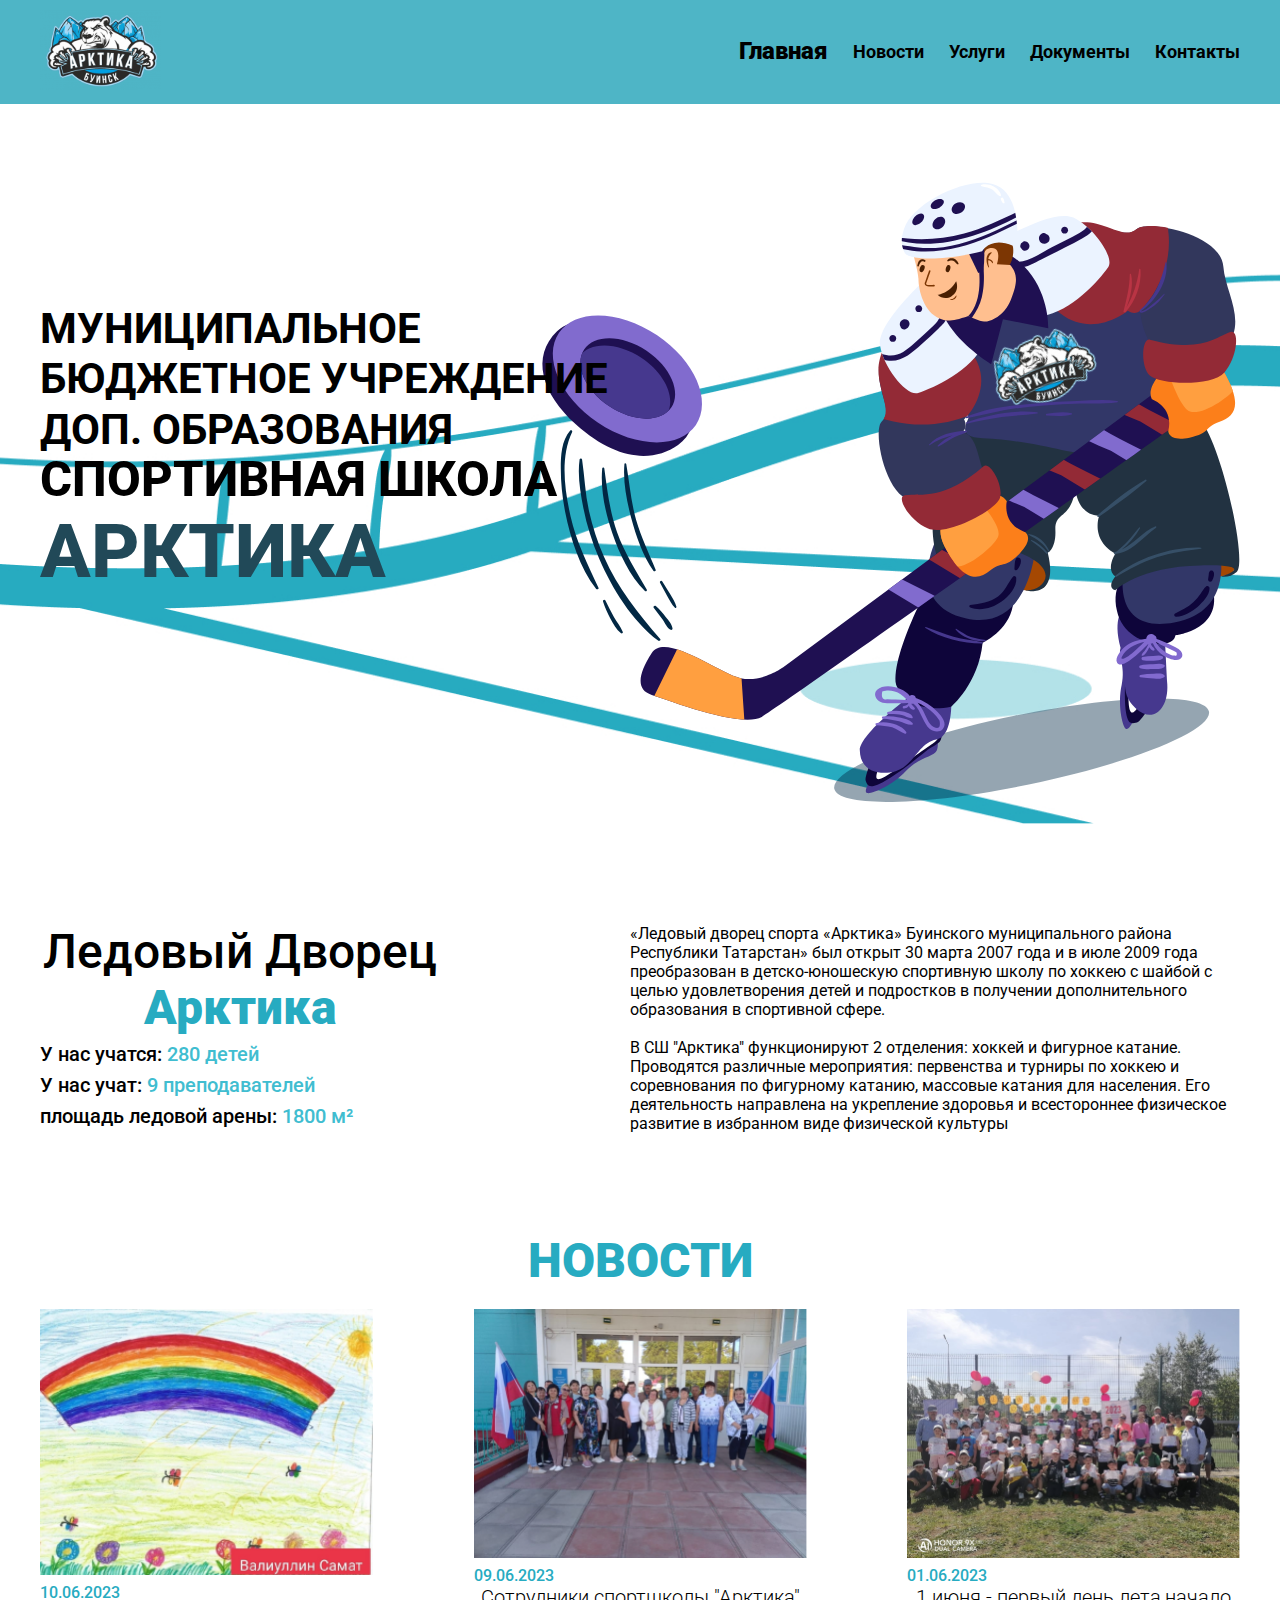
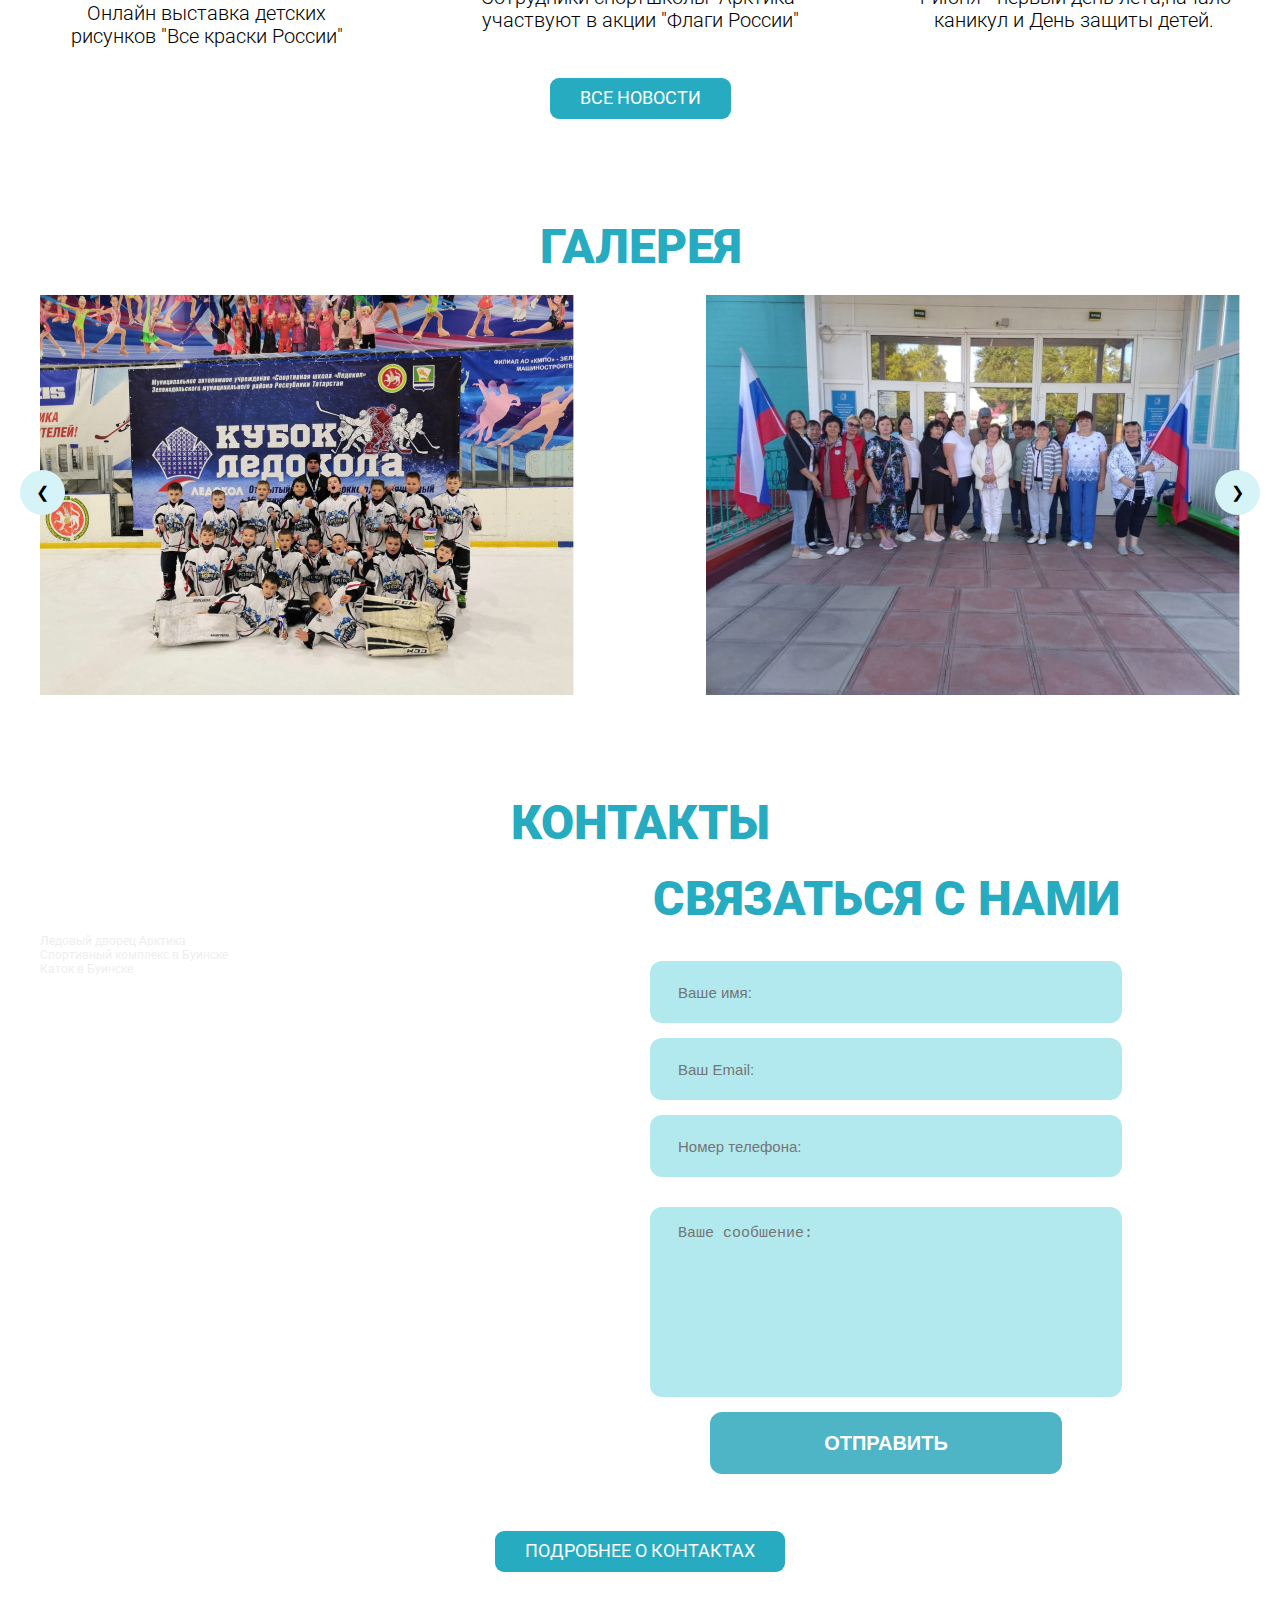
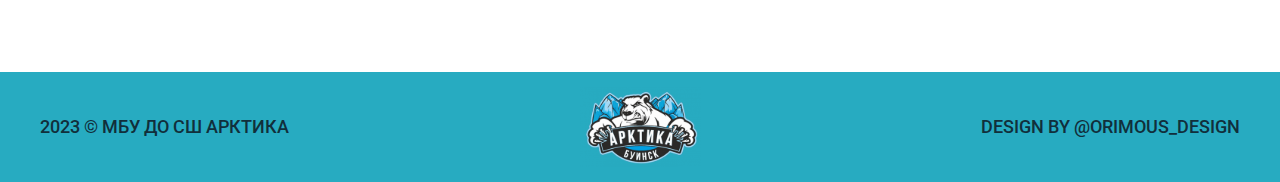
<file: index.html>
<!DOCTYPE html>
<html lang="ru">
<head>
    <meta charset="UTF-8">
    <meta http-equiv="X-UA-Compatible" content="IE=edge">
    <meta name="viewport" content="width=device-width, initial-scale=1.0">
    <link rel="icon" type="image/x-icon" href="img/logo.svg">
    <title>МУНИЦИПАЛЬНОЕ БЮДЖЕТНОЕ УЧРЕЖДЕНИЕ ДОП. ОБРАЗОВАНИЯ СПОРТИВНАЯ ШКОЛА АРКТИКА</title>
    <link rel="stylesheet" href="css/style.css">
    <link rel="preconnect" href="https://fonts.googleapis.com">
    <link rel="preconnect" href="https://fonts.gstatic.com" crossorigin>
    <link href="https://fonts.googleapis.com/css2?family=Roboto:wght@300;400;500;700;900&display=swap" rel="stylesheet">
</head>
<body>
    <header>
        <nav>
            <div class="container">
                <div class="nav_content">
                    <a href="index.html">
                        <img src="img/logo.svg" alt="logo">
                    </a>
                    <ul>
                        <li><a href="index.html" class="active">Главная</a></li>
                        <li><a href="pages/news.html">Новости</a></li>
                        <li><a href="pages/services.html">Услуги</a></li>
                        <li><a href="pages/documents.html">Документы</a></li>
                        <li><a href="pages/contacts.html">Контакты</a></li>
                    </ul>
                </div>
            </div>
        </nav>
        <div class="container">
            <main>
                <h1>
                    МУНИЦИПАЛЬНОЕ БЮДЖЕТНОЕ УЧРЕЖДЕНИЕ ДОП. ОБРАЗОВАНИЯ
                    <span class="school">СПОРТИВНАЯ ШКОЛА</span> <br><span class="name_school">АРКТИКА</span>
                </h1>
            </main>
        </div>
    </header>
    <section class="info_section">
        <div class="container">
            <div class="section_wrapper">
                <div class="main_info_content">
                    <h3>
                        Ледовый Дворец<br><span>Арктика</span>
                    </h3>
                    <h5>У нас учатся: <span>280 детей</span></h5>
                    <h5>У нас учат: <span>9 преподавателей</span></h5>
                    <h5>площадь ледовой арены: <span>1800 м²</span></h5>
                </div>
                <p>
                    «Ледовый дворец спорта «Арктика» Буинского муниципального района Республики Татарстан» был открыт 30 марта 2007 года и в июле 2009 года преобразован в детско-юношескую спортивную школу по хоккею с шайбой с целью удовлетворения детей и подростков в получении дополнительного образования в спортивной сфере.
                    <br><br>
                    В СШ "Арктика" функционируют 2 отделения: хоккей и фигурное катание. Проводятся различные мероприятия: первенства и турниры по хоккею и соревнования по фигурному катанию, массовые катания для населения. Его деятельность направлена на укрепление здоровья и всестороннее физическое развитие в избранном виде физической культуры
                </p>
            </div>
        </div>
    </section>
    <section class="news">
        <div class="container">
            <h2>Новости</h2>
            <div class="section_wrapper">
                <div class="news_block">
                    <img src="img/news/news1.png" alt="news1">
                    <span class="news_date">10.06.2023</span>
                    <h6>
                        Онлайн выставка детских<br>рисунков "Все краски России"
                    </h6>
                </div>
                <div class="news_block">
                    <img src="img/news/news2.png" alt="news2">
                    <span class="news_date">09.06.2023</span>
                    <h6>
                        Сотрудники спортшколы "Арктика" участвуют в акции "Флаги России"
                    </h6>
                </div>
                <div class="news_block">
                    <img src="img/news/news3.png" alt="news3">
                    <span class="news_date">01.06.2023</span>
                    <h6>
                        1 июня - первый день лета,начало каникул и День защиты детей.
                    </h6>
                </div>
            </div>
            <a href="pages/news.html" class="main_btn">все новости</a>
        </div>
    </section>
    <section class="gallery">
        <div class="container">
            <h2>Галерея</h2>
            <div class="slider">
                <img class="slider-image" src="img/gallery/image1.png" alt="Image1">
                <img class="slider-image" src="img/gallery/image2.png" alt="Image2">
                <img class="slider-image" src="img/gallery/image3.png" alt="Image3">
                <img class="slider-image" src="img/gallery/image4.png" alt="Image4">
                <img class="slider-image" src="img/gallery/image5.png" alt="Image5">
                <img class="slider-image" src="img/gallery/image6.png" alt="Image6">
                <a class="slider-arrow left">&#10094;</a>
                <a class="slider-arrow right">&#10095;</a>
            </div>
        </div>
    </section>
    <section class="contact">
        <div class="container">
            <h2>Контакты</h2>
            <div class="section_wrapper">
                <div class="map">
                    <div style="position:relative;overflow:hidden;">
                        <a href="https://yandex.ru/maps/org/ledovy_dvorets_arktika/15715158880/?utm_medium=mapframe&utm_source=maps" style="color:#eee;font-size:12px;position:absolute;top:0;">Ледовый дворец Арктика</a>
                        <a href="https://yandex.ru/maps/20586/buinsk/category/sports_center/184107313/?utm_medium=mapframe&utm_source=maps" style="color:#eee;font-size:12px;position:absolute;top:14px;">Спортивный комплекс в Буинске</a>
                        <a href="https://yandex.ru/maps/20586/buinsk/category/ice_rink/184107311/?utm_medium=mapframe&utm_source=maps" style="color:#eee;font-size:12px;position:absolute;top:28px;">Каток в Буинске</a>
                        <iframe src="https://yandex.ru/map-widget/v1/org/ledovy_dvorets_arktika/15715158880/?ll=48.290744%2C54.972970&z=16" width="510" height="500" frameborder="1" allowfullscreen="allowfullscreen" style="position:relative; border: none; border-radius: 10px"></iframe>
                    </div>
                </div>
                <div class="form_info">
                    <h2>СВЯЗАТЬСЯ С НАМИ</h2>
                    <form action="php/server.php">
                        <input type="text" name="name" placeholder="Ваше имя:" required>
                        <input type="email" name="email" placeholder="Ваш Email:" required>
                        <input type="tel" class="tel" name="phone" placeholder="Номер телефона:">
                        <label for=""></label><textarea name="text" id="" cols="30" rows="10" placeholder="Ваше сообшение:"></textarea>
                        <button>ОТПРАВИТЬ</button>
                    </form>
                </div>
            </div>
            <a href="pages/news.html" class="main_btn">подробнее о контактах</a>
        </div>
    </section>
    <footer>
        <div class="container">
            <div class="section_wrapper">
                <p>2023 © МБУ ДО СШ Арктика</p>
                <img src="img/logo.svg" alt="logo">
                <p>Design by @Orimous_Design</p>
            </div>
        </div>
    </footer>

    <script src="js/main.js"></script>
</body>
</html>
</file>
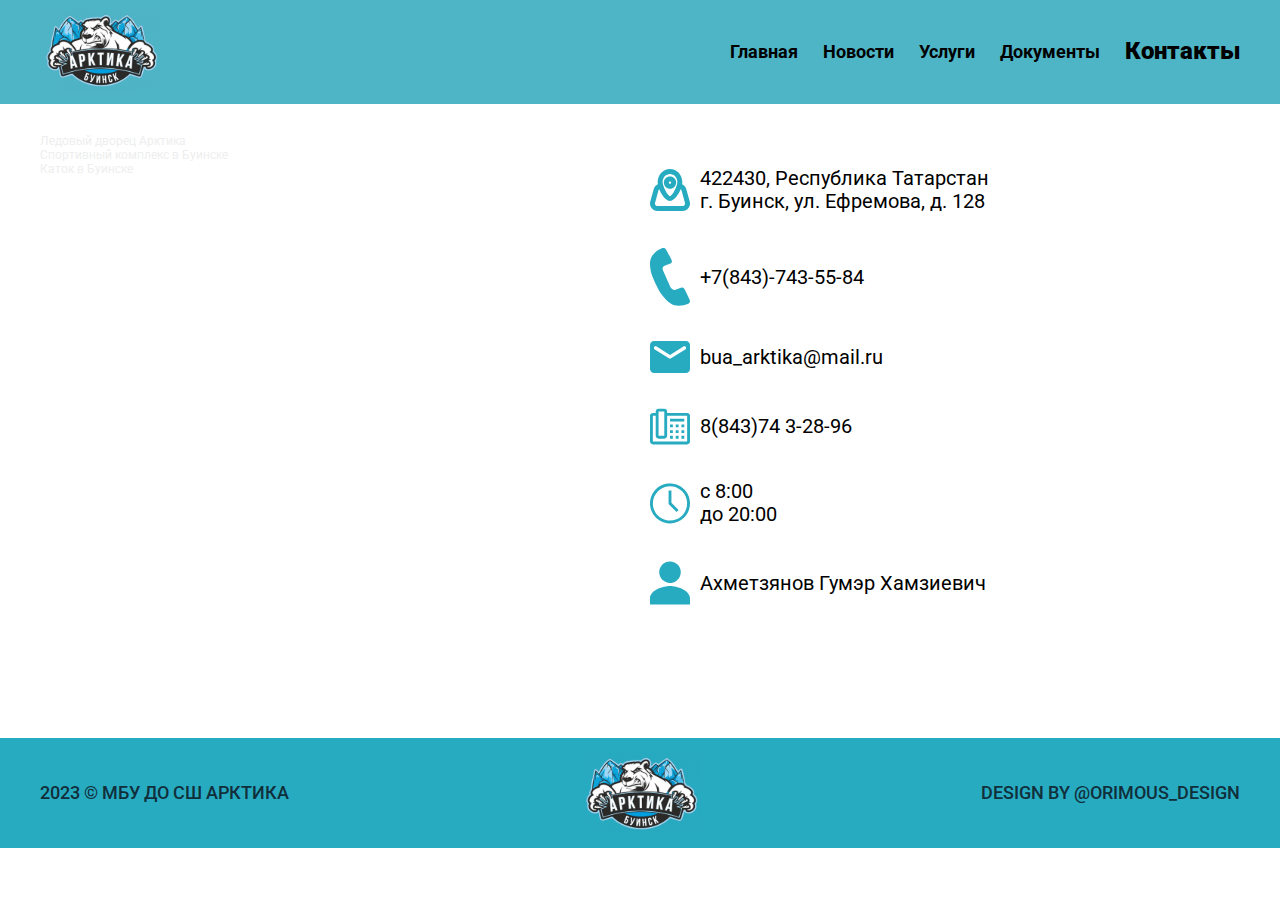
<file: pages/contacts.html>
<!DOCTYPE html>
<html lang="ru">
<head>
    <meta charset="UTF-8">
    <meta http-equiv="X-UA-Compatible" content="IE=edge">
    <meta name="viewport" content="width=device-width, initial-scale=1.0">
    <link rel="icon" type="image/x-icon" href="../img/logo.svg">
    <title>МУНИЦИПАЛЬНОЕ БЮДЖЕТНОЕ УЧРЕЖДЕНИЕ ДОП. ОБРАЗОВАНИЯ СПОРТИВНАЯ ШКОЛА АРКТИКА</title>
    <link rel="stylesheet" href="../css/style.css">
    <link rel="preconnect" href="https://fonts.googleapis.com">
    <link rel="preconnect" href="https://fonts.gstatic.com" crossorigin>
    <link href="https://fonts.googleapis.com/css2?family=Roboto:wght@300;400;500;700;900&display=swap" rel="stylesheet">
</head>
<body>
    <nav>
        <div class="container">
            <div class="nav_content">
                <a href="../index.html">
                    <img src="../img/logo.svg" alt="logo">
                </a>
                <ul>
                    <li><a href="../index.html">Главная</a></li>
                    <li><a href="news.html">Новости</a></li>
                    <li><a href="services.html">Услуги</a></li>
                    <li><a href="documents.html">Документы</a></li>
                    <li><a href="contacts.html" class="active">Контакты</a></li>
                </ul>
            </div>
        </div>
    </nav>
    <main class="contact_pages">
        <div class="container">
            <div class="section_wrapper">
                <div class="map">
                    <div style="position:relative;overflow:hidden;">
                        <a href="https://yandex.ru/maps/org/ledovy_dvorets_arktika/15715158880/?utm_medium=mapframe&utm_source=maps" style="color:#eee;font-size:12px;position:absolute;top:0;">Ледовый дворец Арктика</a>
                        <a href="https://yandex.ru/maps/20586/buinsk/category/sports_center/184107313/?utm_medium=mapframe&utm_source=maps" style="color:#eee;font-size:12px;position:absolute;top:14px;">Спортивный комплекс в Буинске</a>
                        <a href="https://yandex.ru/maps/20586/buinsk/category/ice_rink/184107311/?utm_medium=mapframe&utm_source=maps" style="color:#eee;font-size:12px;position:absolute;top:28px;">Каток в Буинске</a>
                        <iframe src="https://yandex.ru/map-widget/v1/org/ledovy_dvorets_arktika/15715158880/?ll=48.290744%2C54.972970&z=16" width="510" height="500" frameborder="1" allowfullscreen="allowfullscreen" style="position:relative; border: none; border-radius: 10px"></iframe>
                    </div>
                </div>
                <div class="contact_info">
                    <a href="https://yandex.ru/maps/org/ledovy_dvorets_arktika/15715158880/?ll=48.290744%2C54.972970&z=16">
                        <img src="../img/map.svg" alt="">
                        <p>
                            422430, Республика Татарстан <br>
                            г. Буинск, ул. Ефремова, д. 128
                        </p>
                    </a>
                    <a href="tel:+78437435584">
                        <img src="../img/phone.svg" alt="">
                        <p>
                            +7(843)-743-55-84
                        </p>
                    </a>
                    <a href="mailto:bua_arktika@mail.ru">
                        <img src="../img/email.svg" alt="">
                        <p>
                            bua_arktika@mail.ru
                        </p>
                    </a>
                    <a href="tel:+78437432896">
                        <img src="../img/fax.svg" alt="">
                        <p>
                            8(843)74 3-28-96
                        </p>
                    </a>
                    <div class="item">
                        <img src="../img/time.svg" alt="">
                        <p>
                            c 8:00 <br>
                            до 20:00
                        </p>
                    </div>
                    <div class="item">
                        <img src="../img/person.svg" alt="">
                        <p>
                            Ахметзянов Гумэр Хамзиевич
                        </p>
                    </div>
                </div>
            </div>
        </div>
    </main>
    <footer>
        <div class="container">
            <div class="section_wrapper">
                <p>2023 © МБУ ДО СШ Арктика</p>
                <img src="../img/logo.svg" alt="logo">
                <p>Design by @Orimous_Design</p>
            </div>
        </div>
    </footer>
</body>
</html>
</file>
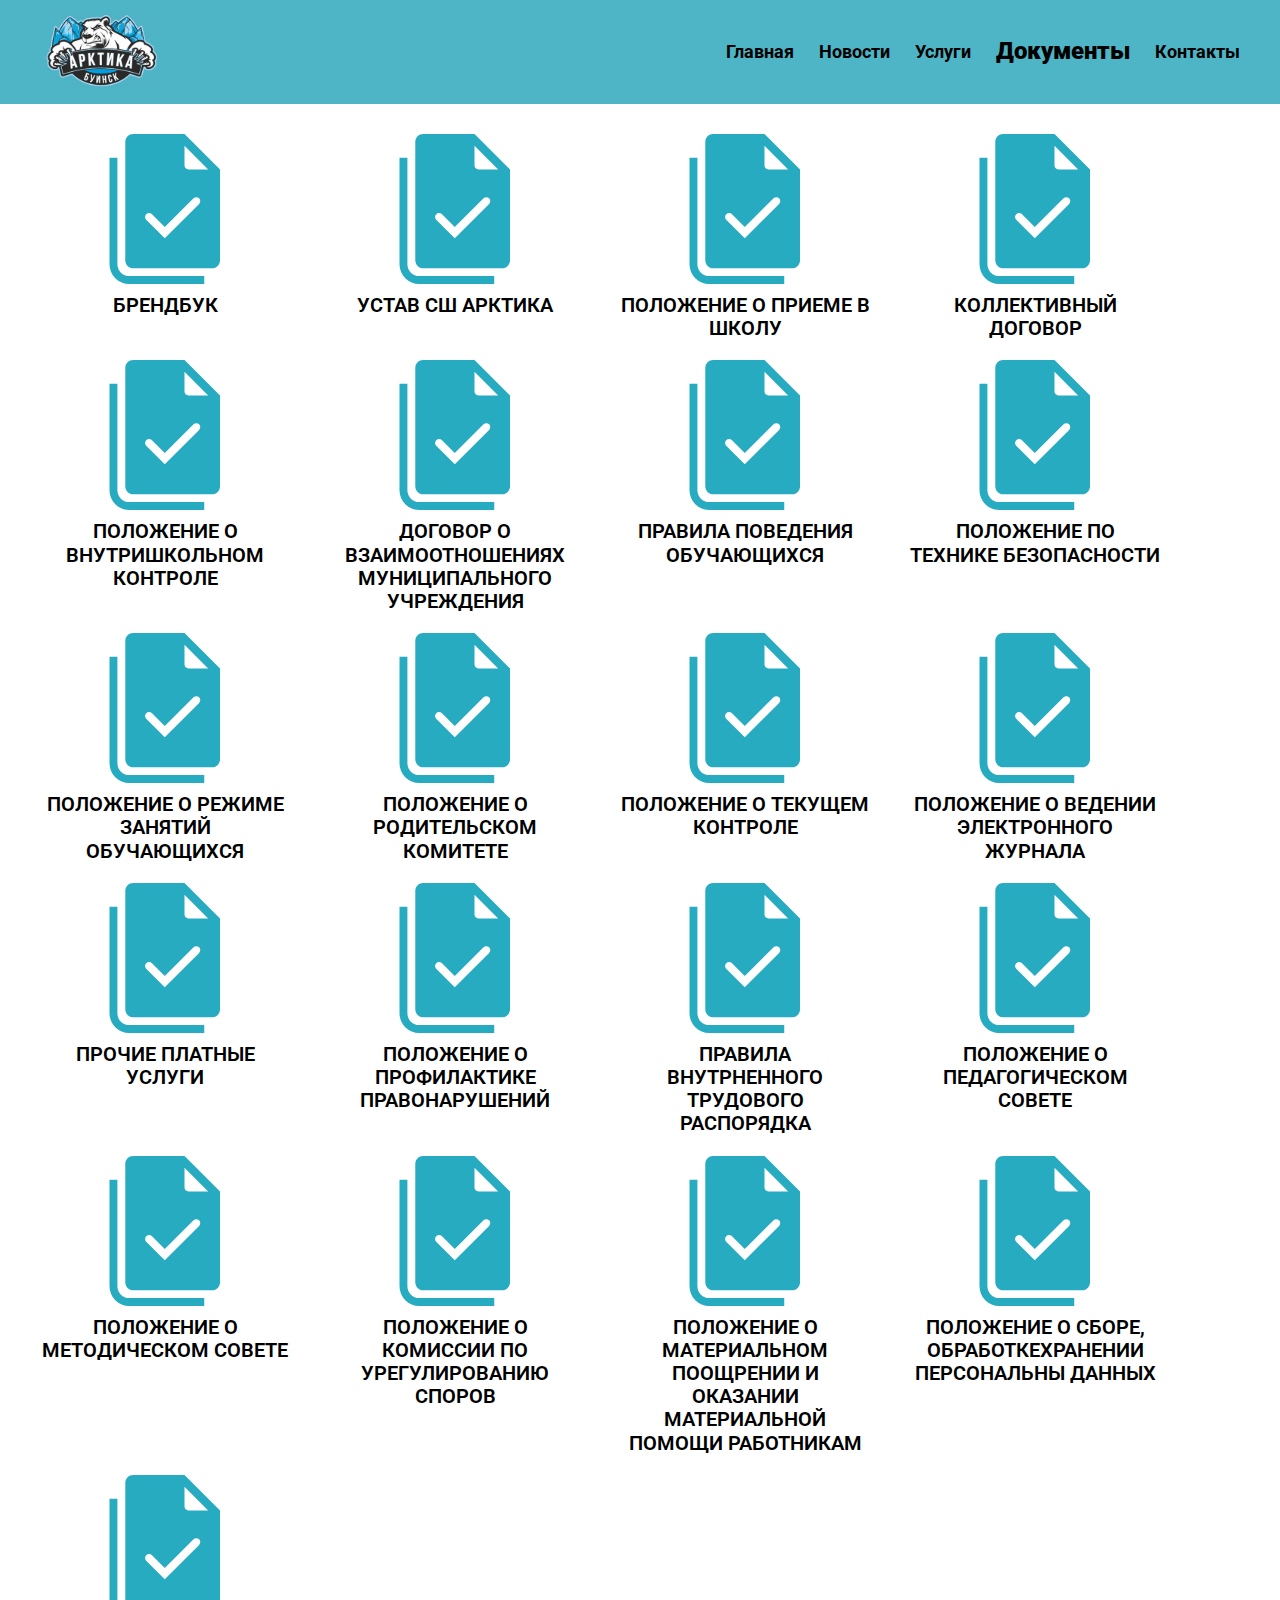
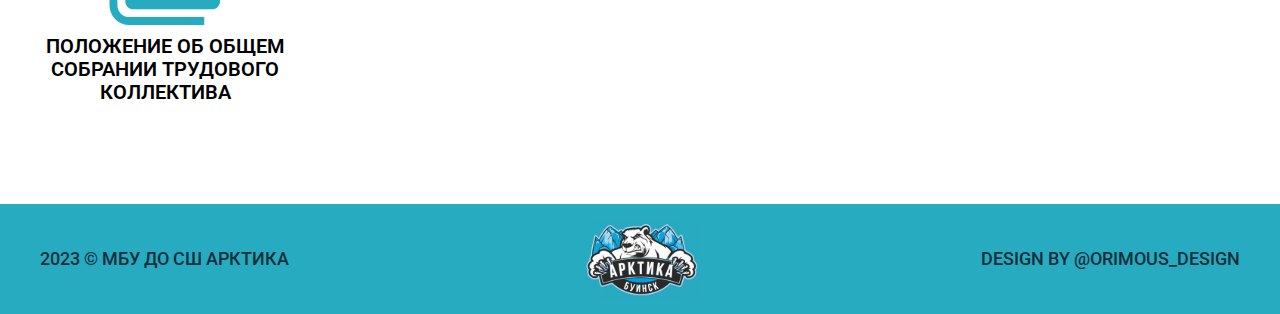
<file: pages/documents.html>
<!DOCTYPE html>
<html lang="ru">
<head>
    <meta charset="UTF-8">
    <meta http-equiv="X-UA-Compatible" content="IE=edge">
    <meta name="viewport" content="width=device-width, initial-scale=1.0">
    <link rel="icon" type="image/x-icon" href="../img/logo.svg">
  <title>МУНИЦИПАЛЬНОЕ БЮДЖЕТНОЕ УЧРЕЖДЕНИЕ ДОП. ОБРАЗОВАНИЯ СПОРТИВНАЯ ШКОЛА АРКТИКА</title>
  <link rel="stylesheet" href="../css/style.css">
  <link rel="preconnect" href="https://fonts.googleapis.com">
  <link rel="preconnect" href="https://fonts.gstatic.com" crossorigin>
  <link href="https://fonts.googleapis.com/css2?family=Roboto:wght@300;400;500;700;900&display=swap" rel="stylesheet">
</head>
<body>
    <nav>
        <div class="container">
            <div class="nav_content">
                <a href="../index.html">
                    <img src="../img/logo.svg" alt="logo">
                </a>
                <ul>
                  <li><a href="../index.html">Главная</a></li>
                  <li><a href="news.html">Новости</a></li>
                  <li><a href="services.html">Услуги</a></li>
                  <li><a href="documents.html" class="active">Документы</a></li>
                  <li><a href="contacts.html">Контакты</a></li>
                </ul>
            </div>
        </div>
    </nav>
    <main>
      <div class="container">
          <div class="document_wrapper">
              <a href="../documents/brendbook.pdf" class="document">
                <img src="../img/document.svg" alt="">
                <h6>Брендбук</h6>
              </a>
              <a href="../documents/regulation.docx" class="document">
                <img src="../img/document.svg" alt="">
                <h6>Устав СШ Арктика</h6>
              </a>
              <a href="../documents/school_admission_regulation.pdf" class="document">
                  <img src="../img/document.svg" alt="">
                  <h6>Положение о приеме в школу</h6>
              </a>
              <a href="../documents/collective_agreement.doc" class="document">
                  <img src="../img/document.svg" alt="">
                  <h6>Коллективный договор</h6>
              </a>
              <a href="../documents/regulations_on_intra-school_control.pdf" class="document">
                  <img src="../img/document.svg" alt="">
                  <h6>Положение о внутришкольном контроле</h6>
              </a>
              <a href="../documents/agreement_on_the_relationship_of_a_municipal_institution.pdf" class="document">
                  <img src="../img/document.svg" alt="">
                  <h6>Договор о взаимоотношениях муниципального учреждения </h6>
              </a>
              <a href="../documents/rules_of_behavior_of_students.pdf" class="document">
                  <img src="../img/document.svg" alt="">
                  <h6>Правила поведения обучающихся</h6>
              </a>
              <a href="../documents/safety_regulations.pdf" class="document">
                  <img src="../img/document.svg" alt="">
                  <h6>Положение по технике безопасности</h6>
              </a>
              <a href="../documents/regulations_on_the_mode_of_classes_of_students.pdf" class="document">
                  <img src="../img/document.svg" alt="">
                  <h6>Положение о режиме занятий обучающихся</h6>
              </a>
              <a href="../documents/regulations_on_the_parent_committee.pdf" class="document">
                  <img src="../img/document.svg" alt="">
                  <h6>Положение о родительском комитете</h6>
              </a>
              <a href="../documents/regulation_on_current_control.pdf" class="document">
                  <img src="../img/document.svg" alt="">
                  <h6>Положение о текущем контроле</h6>
              </a>
              <a href="../documents/regulations_on_the_maintenance_of_an_electronic_journal.pdf" class="document">
                  <img src="../img/document.svg" alt="">
                  <h6>Положение о ведении электронного журнала</h6>
              </a>
              <a href="../documents/other_paid_services.pdf" class="document">
                  <img src="../img/document.svg" alt="">
                  <h6>Прочие платные услуги</h6>
              </a>
              <a href="../documents/regulations_on_the_prevention_of_offenses.doc" class="document">
                  <img src="../img/document.svg" alt="">
                  <h6>Положение о профилактике правонарушений</h6>
              </a>
              <a href="../documents/internal_labor_regulations.pdf" class="document">
                  <img src="../img/document.svg" alt="">
                  <h6>Правила внутрненного трудового распорядка</h6>
              </a>
              <a href="../documents/regulations_on_the_pedagogical_council.pdf" class="document">
                  <img src="../img/document.svg" alt="">
                  <h6>Положение о педагогическом совете</h6>
              </a>
              <a href="../documents/regulations_on_the_methodological_council.pdf" class="document">
                  <img src="../img/document.svg" alt="">
                  <h6>Положение о методическом совете</h6>
              </a>
              <a href="../documents/regulation_on_the_dispute_settlement_commission.pdf" class="document">
                  <img src="../img/document.svg" alt="">
                  <h6>Положение о комиссии по урегулированию споров</h6>
              </a>
              <a href="../documents/regulations_on_financial_incentives_and_financial_assistance_to_employees.pdf" class="document">
                  <img src="../img/document.svg" alt="">
                  <h6>Положение о материальном поощрении и оказании материальной помощи работникам</h6>
              </a>
              <a href="../documents/regulations_on_the_collection_processing_and_storage_of_personal_data.pdf" class="document">
                  <img src="../img/document.svg" alt="">
                  <h6>Положение о сборе, обработкехранении персональны данных</h6>
              </a>
              <a href="../documents/regulations_on_the_general_meeting_of_the_labor_collective.pdf" class="document">
                  <img src="../img/document.svg" alt="">
                  <h6>Положение об общем собрании трудового коллектива</h6>
              </a>
          </div>
      </div>
    </main>
    <footer>
        <div class="container">
            <div class="section_wrapper">
                <p>2023 © МБУ ДО СШ Арктика</p>
                <img src="../img/logo.svg" alt="logo">
                <p>Design by @Orimous_Design</p>
            </div>
        </div>
    </footer>
</body>
</html>
</file>
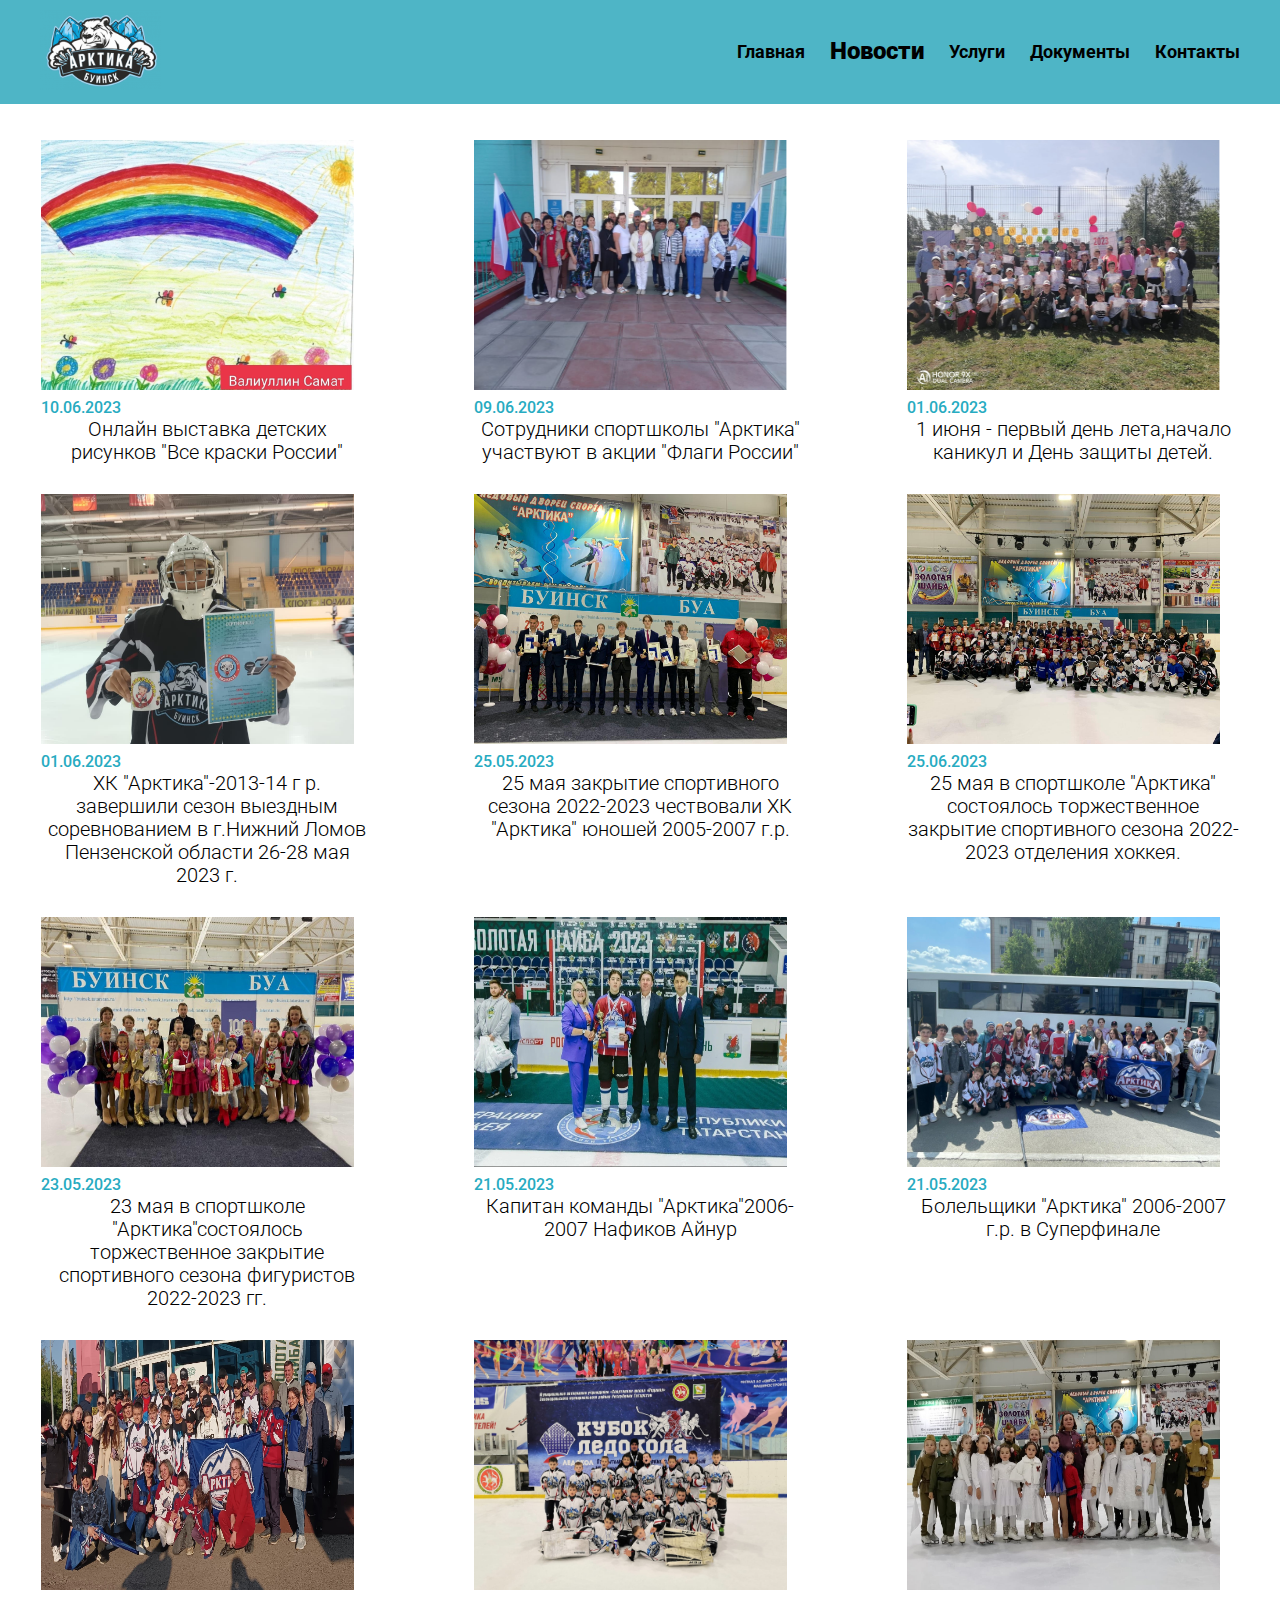
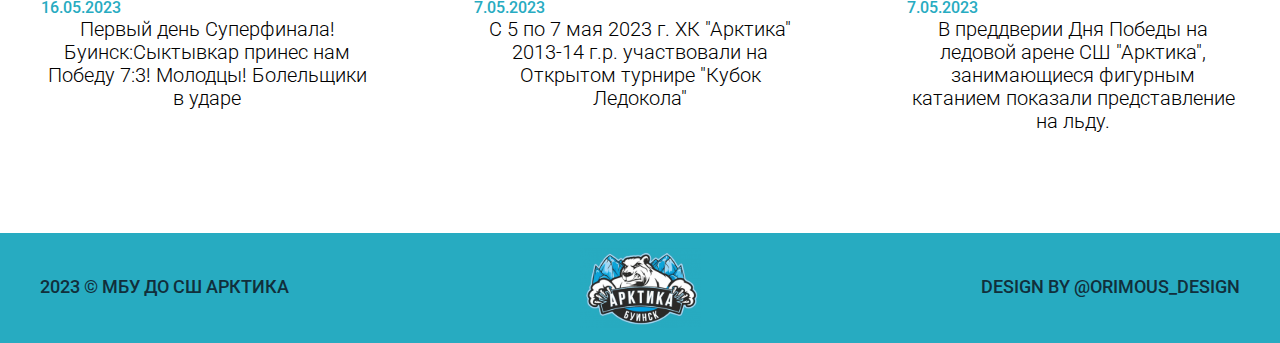
<file: pages/news.html>
<!DOCTYPE html>
<html lang="ru">
<head>
  <meta charset="UTF-8">
  <meta http-equiv="X-UA-Compatible" content="IE=edge">
  <meta name="viewport" content="width=device-width, initial-scale=1.0">
  <link rel="icon" type="image/x-icon" href="../img/logo.svg">
  <title>МУНИЦИПАЛЬНОЕ БЮДЖЕТНОЕ УЧРЕЖДЕНИЕ ДОП. ОБРАЗОВАНИЯ СПОРТИВНАЯ ШКОЛА АРКТИКА</title>
  <link rel="stylesheet" href="../css/style.css">
  <link rel="preconnect" href="https://fonts.googleapis.com">
  <link rel="preconnect" href="https://fonts.gstatic.com" crossorigin>
  <link href="https://fonts.googleapis.com/css2?family=Roboto:wght@300;400;500;700;900&display=swap" rel="stylesheet">
</head>
<body>
    <nav>
      <div class="container">
        <div class="nav_content">
          <a href="../index.html">
            <img src="../img/logo.svg" alt="logo">
          </a>
          <ul>
            <li><a href="../index.html">Главная</a></li>
            <li><a href="news.html" class="active">Новости</a></li>
            <li><a href="services.html">Услуги</a></li>
            <li><a href="documents.html">Документы</a></li>
            <li><a href="contacts.html">Контакты</a></li>
          </ul>
        </div>
      </div>
    </nav>
    <main>
      <div class="container">
        <div class="news_wrapper">
          <div class="news_block">
            <img src="../img/news/news1.png" alt="news1">
            <span class="news_date">10.06.2023</span>
            <h6>
              Онлайн выставка детских<br>рисунков "Все краски России"
            </h6>
          </div>
          <div class="news_block">
            <img src="../img/news/news2.png" alt="news2">
            <span class="news_date">09.06.2023</span>
            <h6>
              Сотрудники спортшколы "Арктика" участвуют в акции "Флаги России"
            </h6>
          </div>
          <div class="news_block">
            <img src="../img/news/news3.png" alt="news3">
            <span class="news_date">01.06.2023</span>
            <h6>
              1 июня - первый день лета,начало каникул и День защиты детей.
            </h6>
          </div>
          <div class="news_block">
            <img src="../img/news/news4.jpg" alt="news3">
            <span class="news_date">01.06.2023</span>
            <h6>
              ХК "Арктика"-2013-14 г р. завершили сезон выездным соревнованием в г.Нижний Ломов Пензенской области 26-28 мая 2023 г.
            </h6>
          </div>
          <div class="news_block">
            <img src="../img/news/news5.jpg" alt="news3">
            <span class="news_date">25.05.2023</span>
            <h6>
              25 мая закрытие спортивного сезона 2022-2023 чествовали ХК "Арктика" юношей 2005-2007 г.р.
            </h6>
          </div>
          <div class="news_block">
            <img src="../img/news/news7.jpg" alt="news3">
            <span class="news_date">25.06.2023</span>
            <h6>
              25 мая в спортшколе "Арктика" состоялось торжественное закрытие спортивного сезона 2022-2023 отделения хоккея.
            </h6>
          </div>
          <div class="news_block">
            <img src="../img/news/news6.jpg" alt="news3">
            <span class="news_date">23.05.2023</span>
            <h6>
              23 мая в спортшколе "Арктика"состоялось торжественное закрытие спортивного сезона фигуристов 2022-2023 гг.
            </h6>
          </div>
          <div class="news_block">
            <img src="../img/news/news8.jpg" alt="news3">
            <span class="news_date">21.05.2023</span>
            <h6>
              Капитан команды "Арктика"2006-2007 Нафиков Айнур
            </h6>
          </div>
          <div class="news_block">
            <img src="../img/news/news9.jpg" alt="news3">
            <span class="news_date">21.05.2023</span>
            <h6>
              Болельщики "Арктика" 2006-2007 г.р. в Суперфинале
            </h6>
          </div>
          <div class="news_block">
            <img src="../img/news/news10.jpg" alt="news3">
            <span class="news_date">16.05.2023</span>
            <h6>
              Первый день Суперфинала! Буинск:Сыктывкар принес нам Победу 7:3! Молодцы! Болельщики в ударе
            </h6>
          </div>
          <div class="news_block">
            <img src="../img/news/news11.jpg" alt="news3">
            <span class="news_date">7.05.2023</span>
            <h6>
              С 5 по 7 мая 2023 г. ХК "Арктика" 2013-14 г.р. участвовали на Открытом турнире "Кубок Ледокола"
            </h6>
          </div>
          <div class="news_block">
            <img src="../img/news/news12.jpg" alt="news3">
            <span class="news_date">7.05.2023</span>
            <h6>
              В преддверии Дня Победы на ледовой арене СШ "Арктика", занимающиеся фигурным катанием показали представление на льду.
            </h6>
          </div>
        </div>
      </div>
    </main>
    <footer>
      <div class="container">
        <div class="section_wrapper">
          <p>2023 © МБУ ДО СШ Арктика</p>
          <img src="../img/logo.svg" alt="logo">
          <p>Design by @Orimous_Design</p>
        </div>
      </div>
    </footer>
</body>
</html>
</file>
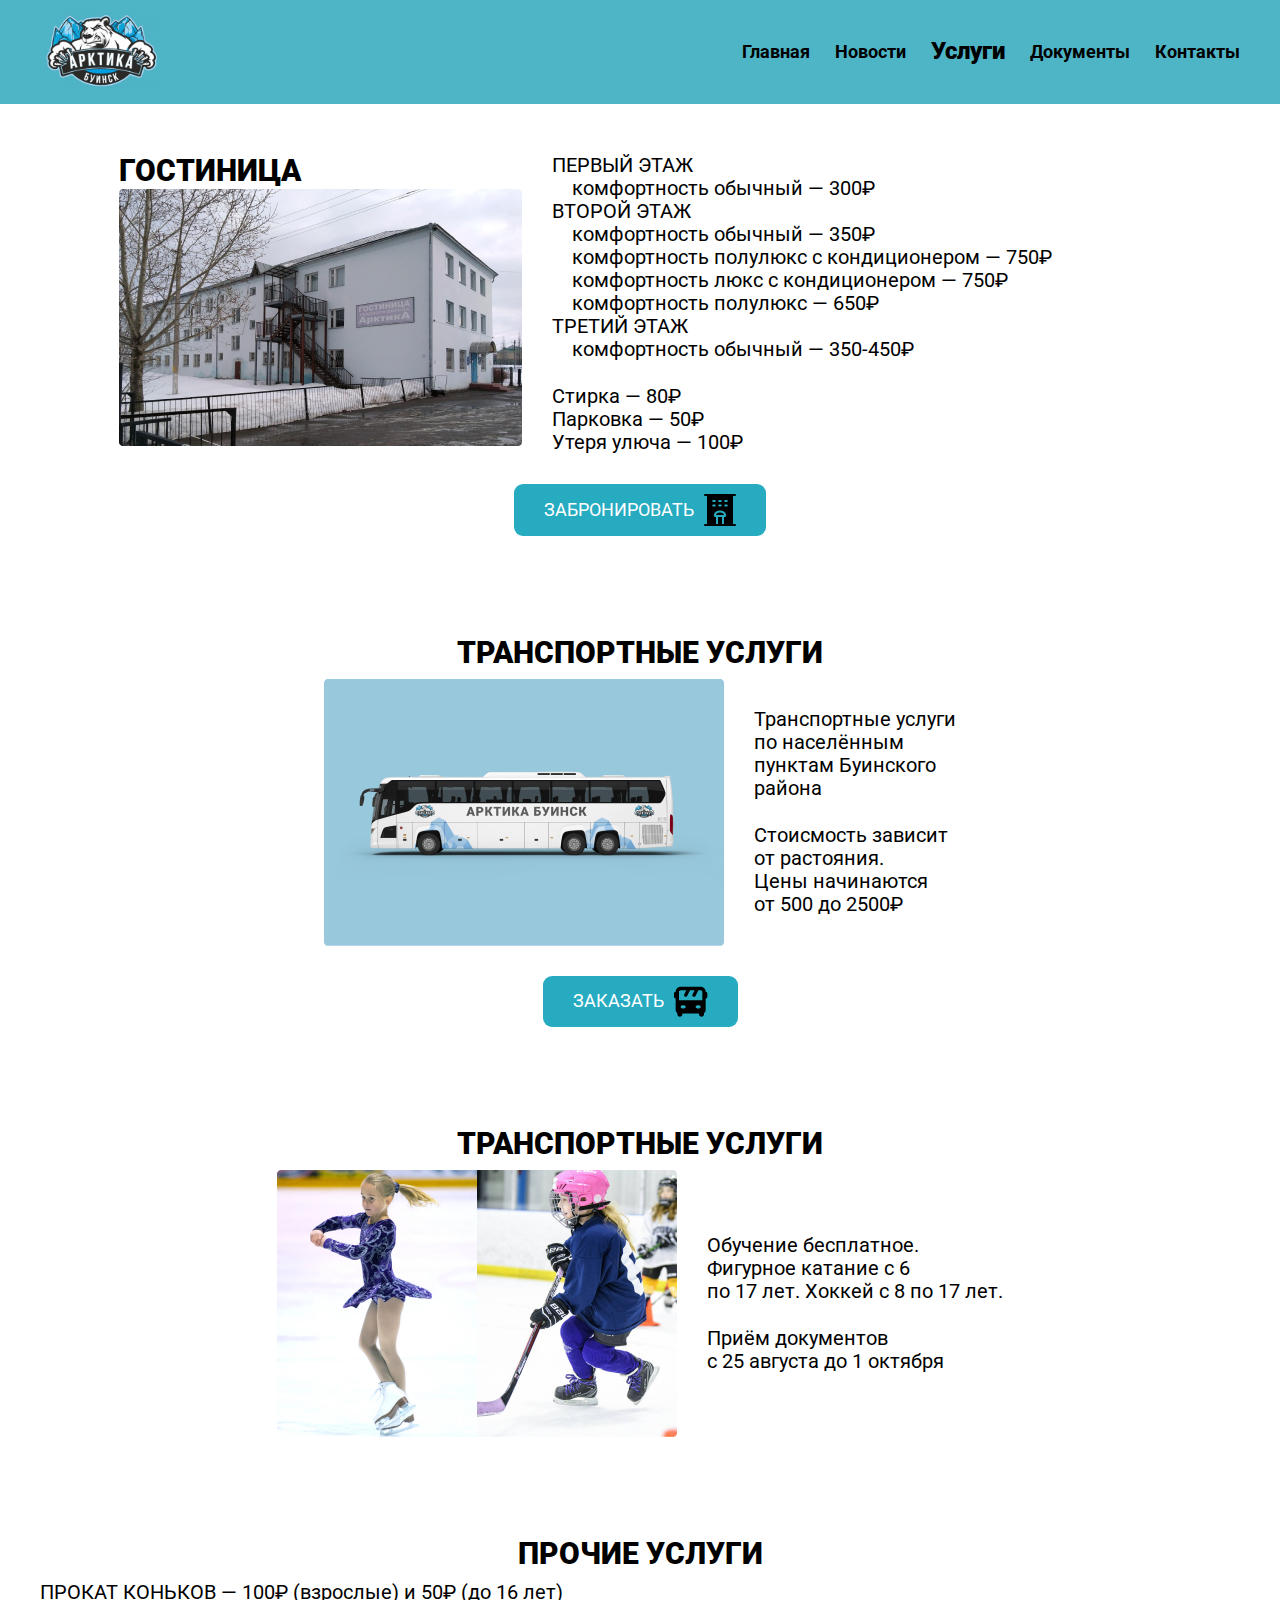
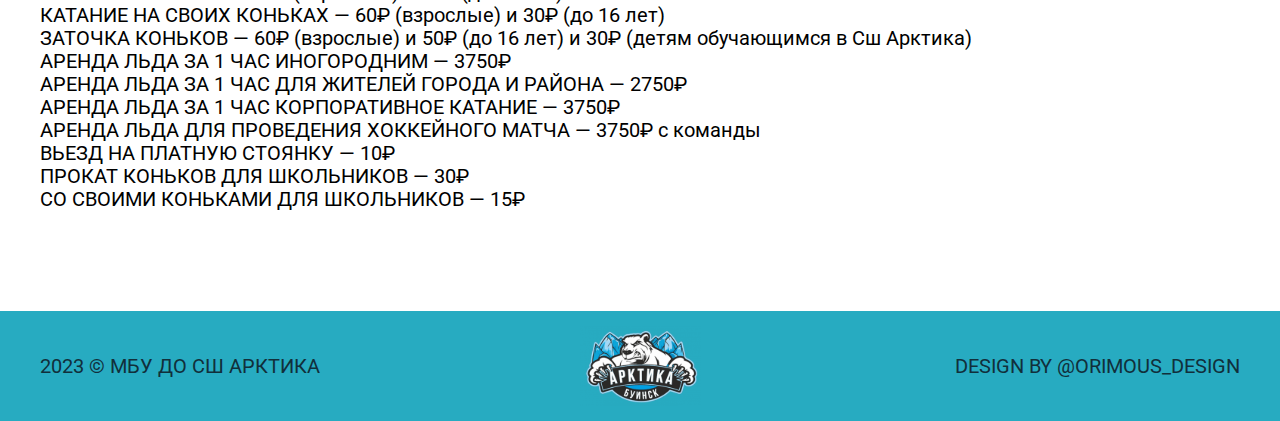
<file: pages/services.html>
<!DOCTYPE html>
<html lang="ru">
<head>
    <meta charset="UTF-8">
    <meta http-equiv="X-UA-Compatible" content="IE=edge">
    <meta name="viewport" content="width=device-width, initial-scale=1.0">
    <link rel="icon" type="image/x-icon" href="../img/logo.svg">
    <title>МУНИЦИПАЛЬНОЕ БЮДЖЕТНОЕ УЧРЕЖДЕНИЕ ДОП. ОБРАЗОВАНИЯ СПОРТИВНАЯ ШКОЛА АРКТИКА</title>
    <link rel="stylesheet" href="../css/style.css">
    <link rel="preconnect" href="https://fonts.googleapis.com">
    <link rel="preconnect" href="https://fonts.gstatic.com" crossorigin>
    <link href="https://fonts.googleapis.com/css2?family=Roboto:wght@300;400;500;700;900&display=swap" rel="stylesheet">
</head>
<body class="body_services">
    <nav>
        <div class="container">
            <div class="nav_content">
                <a href="../index.html">
                    <img src="../img/logo.svg" alt="logo">
                </a>
                <ul>
                    <li><a href="../index.html">Главная</a></li>
                    <li><a href="news.html">Новости</a></li>
                    <li><a href="services.html" class="active">Услуги</a></li>
                    <li><a href="documents.html">Документы</a></li>
                    <li><a href="contacts.html">Контакты</a></li>
                </ul>
            </div>
        </div>
    </nav>
    <main class="hostel_section">
        <div class="container">
            <div class="section_wrapper">
                <div class="main_info_content">
                    <h4 class="special_h">Гостиница</h4>
                    <img src="../img/hotel.png" alt="hotel">
                </div>
                <div class="main_info_content">
                    <p class="special_p">
                        <span>Первый этаж</span> <br>
                        комфортность обычный — 300₽ <br>
                        <span>Второй этаж</span><br>
                        комфортность обычный — 350₽ <br>
                        комфортность полулюкс с кондиционером — 750₽ <br>
                        комфортность люкс с кондиционером — 750₽ <br>
                        комфортность полулюкс — 650₽ <br>
                        <span>Третий этаж</span><br>
                        комфортность обычный — 350-450₽ <br>
                    </p>
                    <p class="additionally">
                        Стирка — 80₽ <br>
                        Парковка — 50₽ <br>
                        Утеря улюча — 100₽ <br>
                    </p>
                </div>
            </div>
            <a href="" class="main_btn">
                Забронировать
                <img src="../img/hotel_icon.svg" alt="">
            </a>
        </div>
    </main>
    <section class="bus_section">
        <div class="container">
            <h4>Транспортные услуги</h4>
            <div class="section_wrapper">
                <img src="../img/bus.png" alt="">
                <div class="text_info">
                    <p>
                        Транспортные услуги <br> по населённым <br> пунктам Буинского <br> района
                    </p>
                    <p class="additionally">
                        Стоисмость зависит <br> от растояния. <br>
                        Цены начинаются <br> от 500 до 2500₽
                    </p>
                </div>
            </div>
            <a href="" class="main_btn">
                Заказать
                <img src="../img/bus_icon.svg" alt="">
            </a>
        </div>
    </section>
    <section class="bus_section">
        <div class="container">
            <h4>Транспортные услуги</h4>
            <div class="section_wrapper">
                <img src="../img/learning.png" alt="">
                <div class="text_info">
                    <p>
                        Обучение бесплатное. <br> Фигурное катание с 6<br>по 17 лет.
                        Хоккей с 8 по 17 лет.
                    </p>
                    <p class="additionally ">
                        Приём документов <br>
                        с 25 августа до 1 октября
                    </p>
                </div>
            </div>
        </div>
    </section>
    <section>
        <div class="container">
            <h4>Прочие услуги</h4>
            <p class="other_services">
                ПРОКАТ КОНЬКОВ — 100₽ (взрослые) и 50₽ (до 16 лет) <br>
                КАТАНИЕ НА СВОИХ КОНЬКАХ —  60₽ (взрослые) и 30₽ (до 16 лет) <br>
                ЗАТОЧКА КОНЬКОВ —  60₽ (взрослые) и 50₽ (до 16 лет) и 30₽ (детям обучающимся в Сш Арктика) <br>
                АРЕНДА ЛЬДА ЗА 1 ЧАС ИНОГОРОДНИМ — 3750₽ <br>
                АРЕНДА ЛЬДА ЗА 1 ЧАС ДЛЯ ЖИТЕЛЕЙ ГОРОДА И РАЙОНА — 2750₽ <br>
                АРЕНДА ЛЬДА ЗА 1 ЧАС КОРПОРАТИВНОЕ КАТАНИЕ — 3750₽ <br>
                АРЕНДА ЛЬДА ДЛЯ ПРОВЕДЕНИЯ ХОККЕЙНОГО МАТЧА — 3750₽ с команды <br>
                ВЬЕЗД НА ПЛАТНУЮ СТОЯНКУ — 10₽ <br>
                ПРОКАТ КОНЬКОВ ДЛЯ ШКОЛЬНИКОВ — 30₽ <br>
                СО СВОИМИ КОНЬКАМИ ДЛЯ ШКОЛЬНИКОВ — 15₽ <br>
            </p>
        </div>
    </section>

    <footer>
        <div class="container">
            <div class="section_wrapper">
                <p>2023 © МБУ ДО СШ Арктика</p>
                <img src="../img/logo.svg" alt="logo">
                <p>Design by @Orimous_Design</p>
            </div>
        </div>
    </footer>
</body>
</html>
</file>
<file: css/style.css>
body{
    margin: 0;
    padding: 0;
    font-family: 'Roboto', sans-serif;
}

* {
    box-sizing: border-box;
    padding: 0;
    margin: 0;
}

section{
    margin-top: 100px;
}

ul li{
    display: block;
}

h1 {
    padding-top: 200px;
    width: 650px;
    font-weight: 700;
    font-size: 42px;
    line-height: 120%;
}

h1 .school {
    font-size: 49px;
    font-weight: 800;
}

h1 .name_school{
    line-height: 115%;
    font-weight: 800;
    font-size: 75px;
    color: #214958;
}

h2 {
    font-weight: 900;
    font-size: 48px;
    text-align: center;
    line-height: 116%;
    color: #27ABC1;
    text-transform: uppercase;
    padding-bottom: 20px;
}

h3{
    font-weight: 500;
    font-size: 48px;
    width: 400px;
    line-height: 116%;
    text-align: center;
}

h3 span{
    font-weight: 900;
    color: #27ABC1;
}

h4 {
    font-weight: 900;
    font-size: 30px;
    line-height: 116%;
    text-align: center;
    text-transform: uppercase;
    color: #000000;
}

.special_h{
    text-align: left;
}

h5 {
    padding-top: 8px;
    font-weight: 500;
    font-size: 20px;
    line-height: 115%;
}

h5 span{
    color: #40bdd0;
}

h6{
    font-weight: 300;
    font-size: 20px;
    line-height: 115%;
    text-align: center;
}

a{
    text-decoration: none;
}

.container{
    max-width: 1200px;
    margin: 0 auto;
}

header{
    background: url("../img/main_image.svg") no-repeat right 7% bottom, url("../img/header_bg.jpg") no-repeat center center;
    background-size: auto, cover;
    padding-bottom: 230px;
}

nav{
    padding: 10px 0;
    background: #4EB5C6;
}

.nav_content{
    display: flex;
    justify-content: space-between;
    align-items: center;
}

ul{
    display: flex;
    gap: 25px;
    align-items: center;
}

ul li a{
    font-weight: 700;
    font-size: 18px;
    line-height: 116%;
    color: black;
}

ul li a.active{
    font-weight: 900;
    font-size: 24px;
    line-height: 130%;
}

.section_wrapper{
    display: flex;
    justify-content: space-between;
}

.section_wrapper p{
    width: 610px;
}

.news_block{
    display: flex;
    width: 333px;
    flex-direction: column;
}

.news_date{
    padding-top: 9px;
    font-weight: 500;
    font-size: 16px;
    line-height: 118%;
    color: #27ABC1;
}

.slider {
    position: relative;
    display: flex;
    justify-content: space-between;
}

.slider-image {
    display: none;
}

.slider-image:first-child, .slider-image:nth-child(2)   {
    display: block; /* show the first image */
}

.slider-arrow {
    cursor: pointer;
    position: absolute;
    top: 50%;
    display: flex;
    justify-content: center;
    align-items: center;
    width: 45px;
    height: 45px;
    margin-top: -25px;
    z-index: 1;
    background: #D6F4F7;
    border-radius: 50%;
    user-select: none;
}

.left {
    left: -20px;
}

.right {
    right: -20px;
}

.main_btn{
    margin: 30px auto 0 auto;
    display: flex;
    gap: 10px;
    align-items: center;
    padding: 10px 30px;
    width: fit-content;
    font-weight: 400;
    font-size: 18px;
    line-height: 116%;
    text-align: center;
    text-transform: uppercase;
    color: #FFFFFF;
    background: #27ABC1;
    border-radius: 9px;
}

.contact .section_wrapper{
    justify-content: flex-start;
    align-items: center;
    gap: 100px;
}

form{
    padding-top: 15px;
    padding-bottom: 27px;
    width: 472px;
    display: flex;
    margin: 0 auto;
    flex-direction: column;
    gap: 15px;
}

input{
    width: 100%;
    padding-left: 28px;
    border: none;
    outline: none;
    height: 62px;
    background: #B2E9EF;
    border-radius: 12px;
    font-weight: 400;
    font-size: 15px;
    line-height: 20px;
    color: #000000;
}

textarea{
    padding-top: 17px;
    padding-left: 28px;
    resize: none;
    border: none;
    outline: none;
    height: 190px;
    background: #B2E9EF;
    border-radius: 12px;
    font-weight: 400;
    font-size: 15px;
    line-height: 20px;
    color: #000000;
}

button{
    cursor: pointer;
    margin: 0 auto;
    border: none;
    outline: none;
    width: 352px;
    height: 62px;
    background: #4EB5C6;
    border-radius: 12px;
    font-weight: 700;
    font-size: 20px;
    line-height: 27px;
    color: #FFFFFF;
}

textarea.placeholder, input.placeholder {
    font-weight: 400;
    font-size: 16px;
}

footer .section_wrapper{
    align-items: center;
}

footer {
    margin-top: 100px;
    background: #27ABC1;
    padding: 15px 0;
}

footer p{
    font-weight: 500;
    font-size: 18px;
    line-height: 116%;
    text-transform: uppercase;
    color: #112F3B;
}

footer p:last-child{
    text-align: right;
}

.news_wrapper{
    margin-top: 36px;
    display: flex;
    row-gap: 30px;
    column-gap: 100px;
    justify-content: center;
    flex-wrap: wrap;
}

.news_wrapper img{
    width: 313px;
    height: 250px;
}

.document_wrapper{
    margin-top: 30px;
    display: flex;
    column-gap: 40px;
    flex-wrap: wrap;
    row-gap: 20px;
}

.document {
    display: flex;
    width: 250px;
    color: black;
    flex-direction: column;
    gap: 10px;
}

.document img {
    height: 150px;
}

.document h6{
    font-weight: 600;
    font-size: 20px;
    line-height: 116%;
    text-align: center;
    text-transform: uppercase;
}

.contact_pages .section_wrapper{
    margin-top: 30px;
    align-items: center;
    gap: 100px;
}

.contact_info {
    display: flex;
    flex-direction: column;
    gap: 35px;
}

.contact_info a, .contact_info .item{
    display: flex;
    gap: 10px;
    align-items: center;
    font-weight: 400;
    font-size: 20px;
    line-height: 115%;
    color: #000000;
}

.body_services main{
    margin-top: 50px;
}

.body_services .section_wrapper{
    justify-content: center;
    gap: 30px;
}

.body_services p {
    font-weight: 400;
    font-size: 20px;
    line-height: 115%;
}

.special_p{
    padding-left: 20px;
}

.body_services .main_info_content span{
    text-transform: uppercase;
    position: relative;
    left: -20px;
}

.additionally {
    padding-top: 24px;
}

.text_info p{
    width: fit-content;
}

.bus_section .section_wrapper{
    padding-top: 8px;
    align-items: center;
}

.bus_section:last-child .additionally{
    text-transform: uppercase;
}

.other_services{
    padding-top: 10px;
}



/* Large: 992px - 1199px */
@media (max-width: 1199px){
    .container{
        max-width: 960px;
    }
    header{
        background: url("../img/main_image.svg") no-repeat right 7% bottom, url("../img/header_bg.jpg") no-repeat center center;
        background-size: 50%, cover;
        padding-bottom: 230px;
    }
    .info_section .section_wrapper{
        flex-direction: column;
        justify-content: center;
        text-align: center;
        gap: 10px;
    }
    h3 {
        width: 100%;
    }
    .info_section .section_wrapper p{
        width: auto;
    }

    .news .section_wrapper{
        flex-wrap: wrap;
        justify-content: center;
        column-gap: 40px;
        row-gap: 20px;
    }

    .slider {
        flex-direction: column;
        width: 75%;
        margin: 0 auto;
    }
    .contact .section_wrapper{
        flex-direction: column;
    }
    .hostel_section .section_wrapper{
        flex-direction: column;
    }
    .special_h {
        text-align: center;
    }
    .hostel_section .section_wrapper img{
        margin: 0 auto;
        display: block;
    }
    .document_wrapper {
        justify-content: space-between;
    }
    .contact_pages .section_wrapper p {
        width: auto;
    }
    .contact_pages .section_wrapper {
        justify-content: space-between;
        gap: 0;
    }
}

/* Medium: 768px - 991px */
@media (max-width: 991px){
    .container{
        max-width: 720px;
        margin: 0 auto;
    }
    .contact_pages .section_wrapper{
        flex-direction: column;
    }
    .contact_info {
        gap: 15px;
        padding-top: 20px;
    }
}

/* Small: 576px - 767px */
@media (max-width: 767px){
    .container{
        max-width: 540px;
        margin: 0 auto;
    }
    .nav_content {
        flex-direction: column;
    }
    h1{
        padding-top: 40px;
        width: auto;
    }
    .bus_section .section_wrapper{
        flex-direction: column;
    }
    .document{
        width: 125px;
    }
    .document img{
        height: 70px;
    }
}

/* Extra Small: 320px - 575px */
@media (max-width: 575px){
    .container{
        width: auto;
        padding: 0 15px;
        margin: 0;
    }
    .body_services .section_wrapper p {
        width: fit-content;
    }
    .hostel_section .section_wrapper img{
        width: 90%;
    }
    .body_services section img{
        width: 90%;
        margin: 0 auto;
    }
    footer .section_wrapper{
        flex-direction: column;
    }
    header{
        padding-bottom: 70px;
    }
    section{
        margin-top: 50px;
    }
    iframe{
        width: auto;
        height: 400px;
    }
    .contact .section_wrapper{
        gap: 30px;
    }
    .news_block{
        width: auto;
    }
    .news_block img{
        width: 90%;
        margin: 0 auto;
    }
    footer .section_wrapper p{
        width: auto;
        text-align: center;
    }
    .contact_info img{
        height: 40px;
    }
    .document h6{
        font-size: 12px;
    }
    form{
        width: 100%;
    }
    input, textarea, button{
        width: 90%;
        margin: 0 auto;
    }
    h2{
        font-size: 20px;
    }
    h1{
        font-size: 25px;
    }
    h1 .school {
        font-size: 30px;
    }
    h1 .name_school{
        font-size: 35px;
    }
    ul{
        column-gap: 25px;
        row-gap: 10px;
        flex-wrap: wrap;
        justify-content: center;
    }
}
</file>
